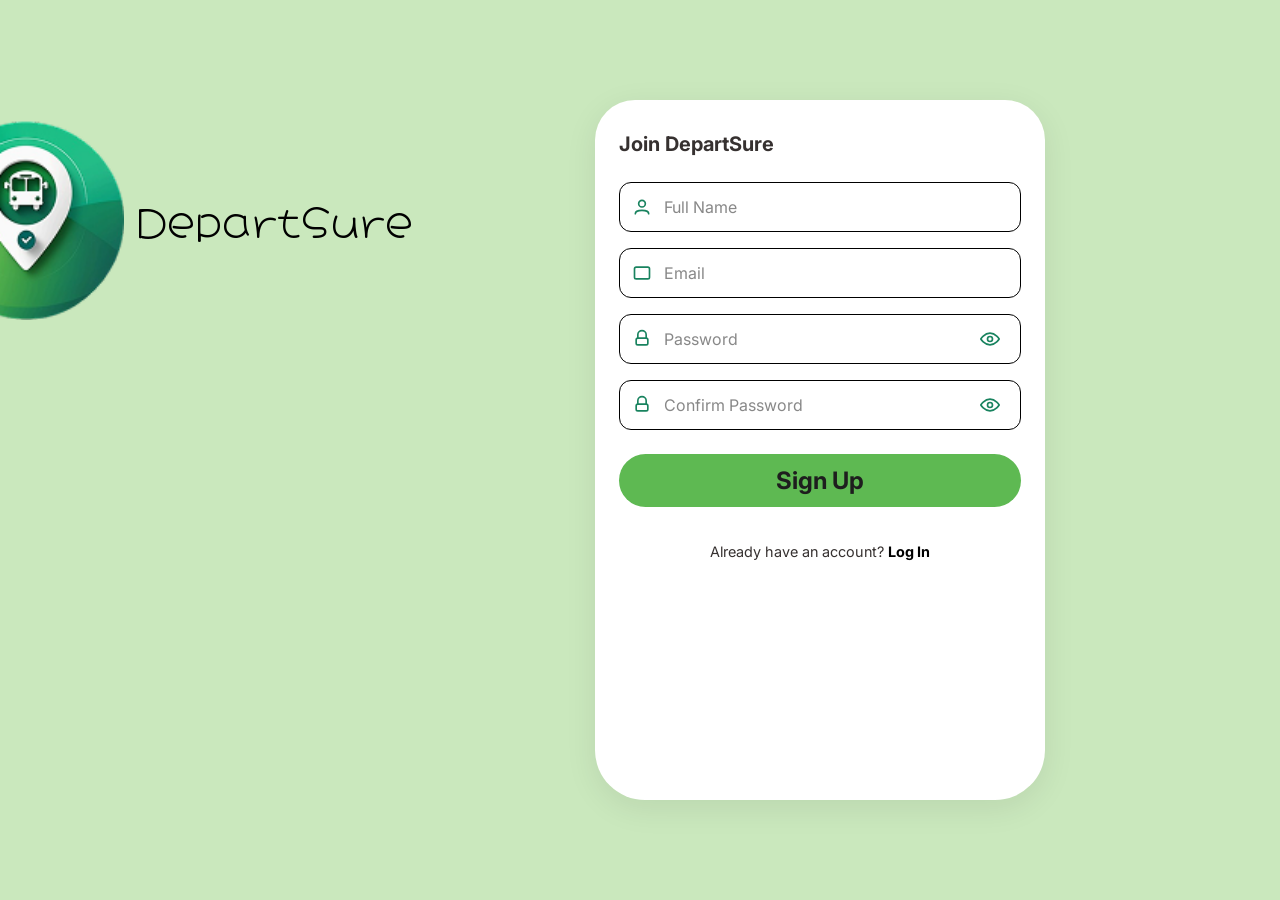
<file: index.html>
<!DOCTYPE html>
<html lang="en">
<head>
  <meta charset="UTF-8" />
  <meta name="viewport" content="width=device-width, initial-scale=1.0">
  <title>Create Account - DepartSure</title>
  <link rel="stylesheet" href="signin.css">
  <link href="https://fonts.googleapis.com/css2?family=Inter:ital,opsz,wght@0,14..32,100..900;1,14..32,100..900&display=swap" rel="stylesheet">
  <link href="https://fonts.googleapis.com/css2?family=Hachi+Maru+Pop&family=Inter:ital,opsz,wght@0,14..32,100..900;1,14..32,100..900&display=swap" rel="stylesheet">
</head>
<body>
  <div class="signup-bg">
    <div class="signup-flex">
      <div class="signup-side">
        <div class="signup-header">
          <img src="./images/logo.png" alt="Logo" class="signup-logo">
          <div class="signup-brand">
            <div class="signup-title">DepartSure</div>
          </div>
        </div>
      </div>
      <div class="signup-card">
        <h2 class="signup-heading">Join DepartSure</h2>
        <form class="signup-form">
          <div class="input-group">
            <span class="input-icon">
              <svg width="20" height="20" fill="none" stroke="#19835F" stroke-width="2" stroke-linecap="round" stroke-linejoin="round" viewBox="0 0 24 24"><circle cx="12" cy="8" r="4"/><path d="M4 20c0-4 8-4 8-4s8 0 8 4"/></svg>
            </span>
            <input type="text" placeholder="Full Name" class="signup-input">
          </div>
          <div class="input-group">
            <span class="input-icon">
              <!-- Mail icon SVG -->
              <svg width="20" height="20" fill="none" stroke="#19835F" stroke-width="2" viewBox="0 0 24 24">
                <rect x="3" y="5" width="18" height="14" rx="2">
                <path d="M3 7l9 6 9-6"/>
              </svg>
            </span>
            <input type="email" placeholder="Email" class="signup-input">
          </div>
          <div class="input-group">
            <span class="input-icon">
              <svg width="20" height="20" fill="none" stroke="#19835F" stroke-width="2" stroke-linecap="round" stroke-linejoin="round" viewBox="0 0 24 24"><rect x="5" y="11" width="14" height="8" rx="2"/><path d="M7 11V7a5 5 0 0 1 10 0v4"/></svg>
            </span>
            <input type="password" placeholder="Password" class="signup-input" id="signup-password">
            <span class="input-icon input-eye" onclick="toggleSignupPassword()">
              <svg id="eye-open" width="20" height="20" fill="none" stroke="#19835F" stroke-width="2" stroke-linecap="round" stroke-linejoin="round" viewBox="0 0 24 24"><path d="M1 12s4-7 11-7 11 7 11 7-4 7-11 7-11-7-11-7z"/><circle cx="12" cy="12" r="3"/></svg>
            </span>
          </div>
          <div class="input-group">
            <span class="input-icon">
              <svg width="20" height="20" fill="none" stroke="#19835F" stroke-width="2" stroke-linecap="round" stroke-linejoin="round" viewBox="0 0 24 24"><rect x="5" y="11" width="14" height="8" rx="2"/><path d="M7 11V7a5 5 0 0 1 10 0v4"/></svg>
            </span>
            <input type="password" placeholder="Confirm Password" class="signup-input" id="signup-confirm-password">
            <span class="input-icon input-eye" onclick="toggleSignupConfirmPassword()">
              <svg id="eye-open" width="20" height="20" fill="none" stroke="#19835F" stroke-width="2" stroke-linecap="round" stroke-linejoin="round" viewBox="0 0 24 24"><path d="M1 12s4-7 11-7 11 7 11 7-4 7-11 7-11-7-11-7z"/><circle cx="12" cy="12" r="3"/></svg>
            </span>
          </div>
          <button type="button" class="signup-btn" onclick="window.location.href='login.html'">Sign Up</button>
        </form>
        <div class="signup-login">
          Already have an account? <a href="login.html">Log In</a>
        </div>
      </div>
    </div>
  </div>
  <script>
    function toggleSignupPassword() {
      var pwd = document.getElementById('signup-password');
      pwd.type = pwd.type === 'password' ? 'text' : 'password';
    }
    function toggleSignupConfirmPassword() {
      var pwd = document.getElementById('signup-confirm-password');
      pwd.type = pwd.type === 'password' ? 'text' : 'password';
    }
  </script>
</body>
</html>
</file>
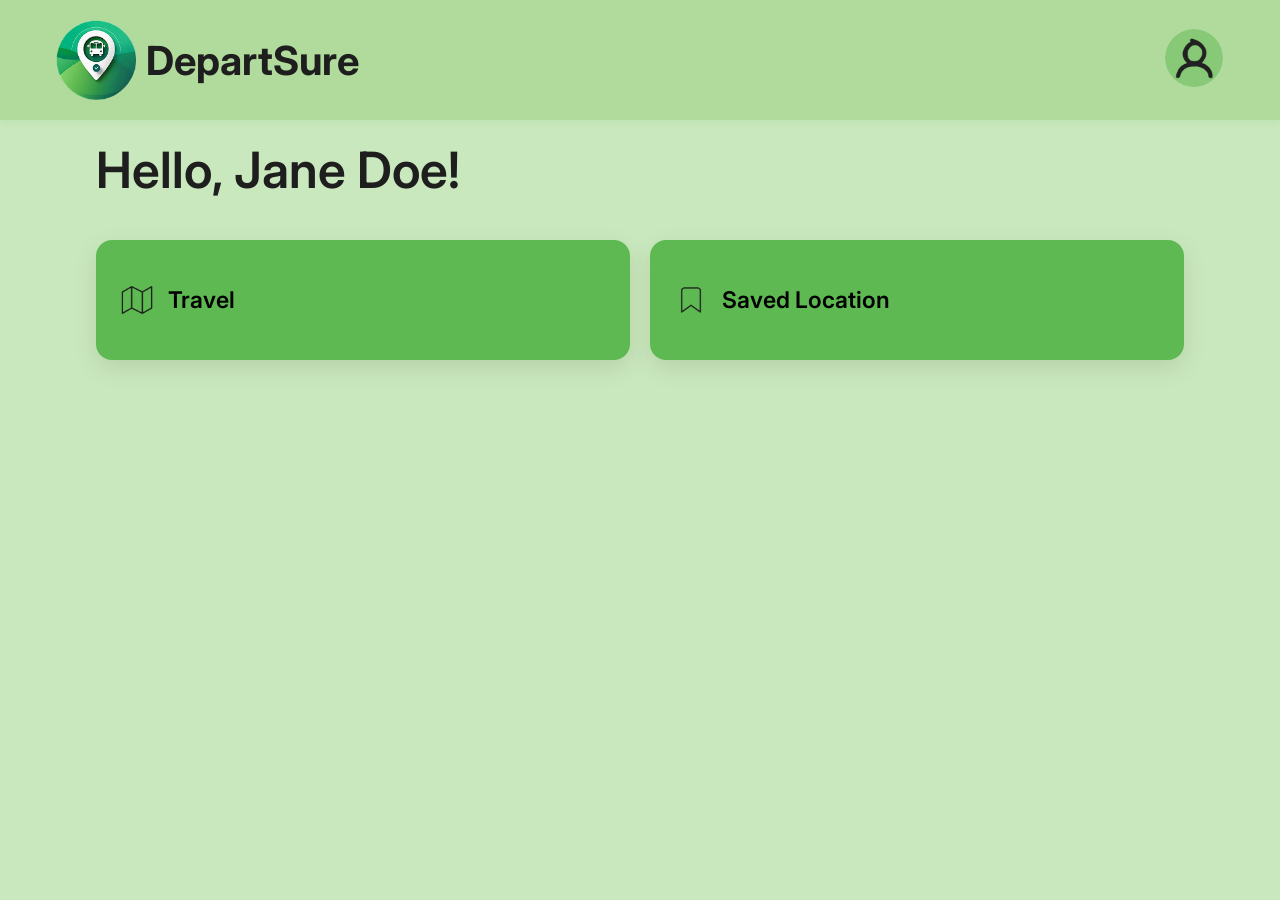
<file: home.html>
<!DOCTYPE html>
<html lang="en">
<head>
  <meta charset="UTF-8" />
  <meta name="viewport" content="width=device-width, initial-scale=1.0">
  <title>DepartSure - Home</title>
  <link rel="stylesheet" href="home.css">
  <link href="https://fonts.googleapis.com/css2?family=Inter:ital,opsz,wght@0,14..32,100..900;1,14..32,100..900&display=swap" rel="stylesheet">
</head>
<body>
  <header class="navbar">
    <div class="logo">
      <img src="./images/logo.png" alt="Logo" class="logo-img">
      <b>DepartSure</b>
    </div>
    <div class="profile-avatar" onclick="toggleProfile()">
      <img src="./images/profile.png" alt="Profile">
    </div>
  </header>
  <div class="homepage-bg">
    <main class="homepage-main">
      <div class="homepage-greeting">
        <h1>Hello, Jane Doe!</h1>
      </div>
      
        <div class="homepage-actions">
          <div class="action-card">
            <img src="./images/Map.png" alt="Travel" class="info-icon">
            <span>Travel</span>
          </div>
          <div class="action-card">
            <img src="./images/Bookmark.png" alt="Saved Location" class="info-icon">
            <span>Saved Location</span>
          </div>
        </div>
        
        <!-- Add your content here - below Saved Routes and Recent Activity -->
        <div class="content-below-actions">
          <!-- Your new content goes here -->
        </div>
      </div>
    </main>
  </div>

  <!-- Profile Overlay -->
  <div class="profile-overlay" id="profileOverlay">
    <div class="profile-card">
      <div class="profile-header">
        <div class="back-button" onclick="toggleProfile()">←</div>
        <div class="profile-title">Profile</div>
      </div>
      
      <div class="profile-info">
        <img src="./images/jane-doe.png" alt="Profile Picture" class="profile-pic" />
        <div class="profile-name">Jane Doe</div>
      </div>
      
      <ul class="profile-menu">
        <li><span class="icon"><img src="./images/email.png" alt=""></span><span class="menu-label">sethiswaifu@gmail.com</span><span class="chevron">›</span></li>
        <li><span class="icon"><img src="./images/person.png" alt=""></span><span class="menu-label">Jane Doe</span><span class="chevron">›</span></li>
        <li><span class="icon"><img src="./images/call.png" alt=""></span><span class="menu-label">+63 912 345 6789</span><span class="chevron">›</span></li>
        <li><span class="icon"><img src="./images/location.png" alt=""></span><span class="menu-label">Poblacion, Medellin, Cebu</span><span class="chevron">›</span></li>
      </ul>
    </div>
  </div>
  <!-- Logout Confirmation Dialog -->

  <script>
    function toggleProfile() {
      const overlay = document.getElementById('profileOverlay');
      overlay.classList.toggle('active');
    }

    function showLogoutConfirmation() {
      const dialog = document.getElementById('logoutDialog');
      dialog.classList.add('active');
    }

    function hideLogoutConfirmation() {
      const dialog = document.getElementById('logoutDialog');
      dialog.classList.remove('active');
    }

    function confirmLogout() {
      // Redirect to splash screen
      window.location.href = 'splash.html';
    }
  </script>
</body>
</html>
</file>
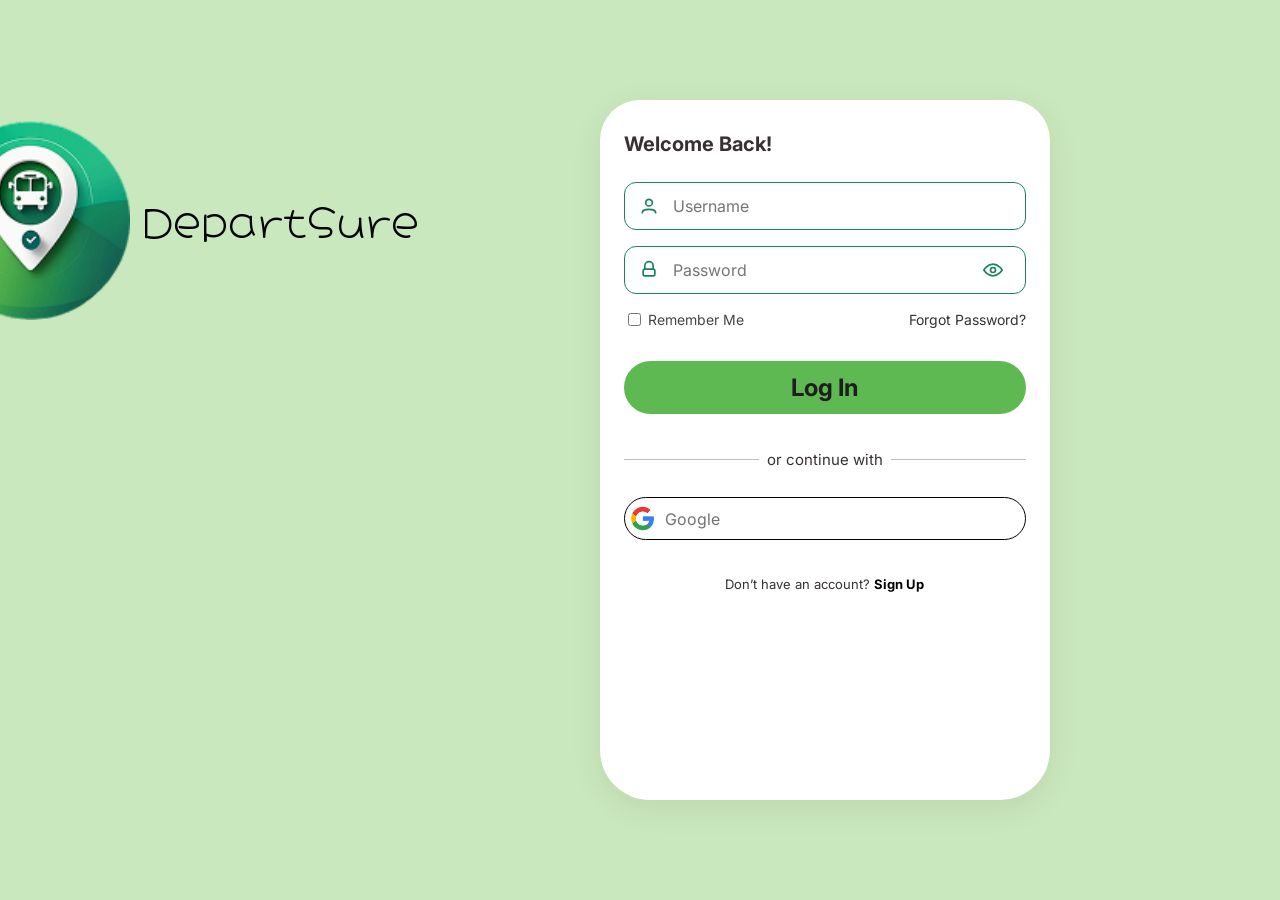
<file: login.html>
<!DOCTYPE html>
<html lang="en">
<head>
  <meta charset="UTF-8">
  <meta name="viewport" content="width=device-width, initial-scale=1.0">
  <title>Login - DepartSure</title>
  <link rel="stylesheet" href="login.css">
  <link href="https://fonts.googleapis.com/css2?family=Inter:ital,opsz,wght@0,14..32,100..900;1,14..32,100..900&display=swap" rel="stylesheet">
  <link href="https://fonts.googleapis.com/css2?family=Hachi+Maru+Pop&family=Inter:ital,opsz,wght@0,14..32,100..900;1,14..32,100..900&display=swap" rel="stylesheet">
</head>
<body>
  <div class="login-bg">
    <div class="login-flex">
      <div class="login-side">
        <div class="login-header">
          <img src="./images/logo.png" alt="Logo" class="login-logo">
          <div class="login-brand">
            <div class="login-title">DepartSure</div>
          </div>
        </div>
      </div>
      <div class="login-card">
        <h2 class="login-heading">Welcome Back!</h2>
        <form class="login-form">
          <div class="input-group">
            <span class="input-icon">
              <svg width="20" height="20" fill="none" stroke="#19835F" stroke-width="2" stroke-linecap="round" stroke-linejoin="round" viewBox="0 0 24 24"><circle cx="12" cy="8" r="4"/><path d="M4 20c0-4 8-4 8-4s8 0 8 4"/></svg>
            </span>
            <input type="text" placeholder="Username" class="login-input">
          </div>
          <div class="input-group">
            <span class="input-icon">
              <svg width="20" height="20" fill="none" stroke="#19835F" stroke-width="2" stroke-linecap="round" stroke-linejoin="round" viewBox="0 0 24 24"><rect x="5" y="11" width="14" height="8" rx="2"/><path d="M7 11V7a5 5 0 0 1 10 0v4"/></svg>
            </span>
            <input type="password" placeholder="Password" class="login-input" id="password">
            <span class="input-icon input-eye" onclick="togglePassword()">
              <svg id="eye-open" width="20" height="20" fill="none" stroke="#19835F" stroke-width="2" stroke-linecap="round" stroke-linejoin="round" viewBox="0 0 24 24"><path d="M1 12s4-7 11-7 11 7 11 7-4 7-11 7-11-7-11-7z"/><circle cx="12" cy="12" r="3"/></svg>
            </span>
          </div>
          <div class="login-options">
            <label class="remember-me"><input type="checkbox" /> Remember Me</label>
            <a href="#" class="forgot-link">Forgot Password?</a>
          </div>
          <button type="button" class="login-btn" onclick="window.location.href='home.html'">Log In</button>
        </form>
        <div class="login-or">
          <span class="divider"></span>
          <span>or continue with</span>
          <span class="divider"></span>
        </div>
        <div class="login-socials">
          <button class="login-social google">
            <span class="social-icon">
              <img src="./images/google.png" alt="Google" class="social-icon-img">
            </span>
            Google
          </button>
        </div>
        <div class="login-signup">
          Don’t have an account? <a href="signin.html">Sign Up</a>
        </div>
      </div>
    </div>
  </div>
  <script>
    function togglePassword() {
      var pwd = document.getElementById('password');
      if (pwd.type === 'password') {
        pwd.type = 'text';
      } else {
        pwd.type = 'password';
      }
    }
  </script>
</body>
</html>
</file>
<file: signin.css>
body, html {
  min-height: 100vh;
  margin: 0;
  padding: 0;
  font-family: Inter;
  background: #CAE8BD;
  overflow: hidden;
}

.signup-bg {
  min-height: 100vh;
  display: flex;
  flex-direction: column;
  align-items: center;
  justify-content: flex-start;
  background: #CAE8BD;
}

.signup-header {
  display: flex;
  flex-direction: row;
  align-items: center;
  justify-content: center;
  gap: 12px;
  margin-top: 20px;
  margin-bottom: 10px;
  width: 100%;
  max-width: 450px;
  margin-left: -10em;
}

.signup-logo {
  width: 150px;
  height: 150px;
}

.signup-brand {
  display: flex;
  flex-direction: column;
  align-items: flex-start;
  justify-content: center;
}

.signup-title {
  font-family: Hachi Maru Pop;
  font-size: 36px;
  color: #000;
  font-weight: 400;
  line-height: 31px;
  margin-bottom: 2px;
}

.signup-card {
  box-sizing: border-box;
  background: #fff;
  border-radius: 40px 40px 50px 50px;
  padding: 32px 24px 24px 24px;
  max-width: 450px;
  width: 100%;
  min-height: 700px;
  margin: auto;
  box-shadow: 0 8px 32px 0 rgba(0,0,0,0.08);
  display: flex;
  flex-direction: column;
  align-items: center;
  gap: 18px;
}

.signup-heading {
  font-family: Inter;
  font-size: 20px;
  color: #363130;
  font-weight: 700;
  margin: 0 0 8px 0;
  text-align: left;
  width: 100%;
}

.signup-form {
  display: flex;
  flex-direction: column;
  gap: 16px;
  width: 100%;
}

.input-group {
  display: flex;
  align-items: center;
  background: #fff;
  border: 1.5px solid #000;
  border-radius: 12px;
  padding: 0 12px;
  height: 48px;
  margin-bottom: 0;
}

.input-icon {
  display: flex;
  align-items: center;
  justify-content: center;
  margin-right: 8px;
  color: #000
  min-width: 24px;
}

.input-eye {
  margin-left: auto;
  cursor: pointer;
}

.signup-input {
  border: none;
  outline: none;
  font-size: 16px;
  font-family: Inter;
  color: #363130;
  flex: 1;
  height: 44px;
  padding: 0 4px;
}

.signup-form input::placeholder {
  color: #888;
}

.signup-btn {
  background: #5EB952;
  color: #1e1e1e;
  padding: 12px 0;
  border: none;
  border-radius: 30px;
  font-size: 24px;
  font-family: Inter;
  font-weight: 700;
  cursor: pointer;
  margin-top: 8px;
  width: 100%;
}
.signup-btn:hover {
  background: #b0db9c;
}

.signup-login {
  font-size: 0.9rem;
  color: #363130;
  text-align: center;
  margin-top: 18px;
  font-family: Inter;
}
.signup-login a {
  color: #000;
  text-decoration: none;
  font-weight: 700;
}

.signup-login a:hover {
  color: #43793C;
}

.signup-or {
  display: flex;
  align-items: center;
  width: 100%;
  color: #363130;
  font-size: 15px;
  margin: 18px 0 0 0;
  gap: 8px;
}
.divider {
  flex: 1;
  height: 1.5px;
  background: #bdbdbd;
  border-radius: 1px;
}
.signup-socials {
  display: flex;
  flex-direction: row;
  gap: 16px;
  width: 100%;
  justify-content: center;
  margin-top: 10px;
}
.signup-social {
  flex: 1;
  padding: 8px 0;
  border: 1.5px solid #19835F;
  border-radius: 30px;
  font-size: 15px;
  color: #363130;
  background: #fff;
  cursor: pointer;
  display: flex;
  align-items: center;
  justify-content: center;
  gap: 8px;
  font-family: Inter;
  font-weight: 700;
}
.signup-social.facebook {
  border-color: #19835F;
  color: #36313088;
}
.signup-social.google {
  border-color: #19835F;
  color: #EA4335;
}
.social-icon {
  display: flex;
  align-items: center;
  justify-content: center;
}
.signup-social span, .signup-social.google, .signup-social.facebook {
  font-family: Inter;
  font-size: 16px;
  font-weight: 400;
  color: #363130b0;
}
.signup-social {
  display: flex;
  align-items: center;
  justify-content: flex-start;
  gap: 10px;
  padding-left: 5px;
}
.signup-social .social-icon img {
  width: 25px;
  height: 25px;
}

/* media query */
@media (max-width: 500px) {
  .signup-bg {
    padding: 0;
    margin: 0;
    width: 100vw;
    min-width: 100vw;
    overflow-x: hidden;
  }
  .signup-header {
    gap: 8px;
    margin-top: 16px;
    margin-bottom: 8px;
    max-width: 98vw;
    padding-left: 8px;
  }
  .signup-card {
    width: 100%;
    max-width: 100%;
    min-width: 0;
    min-height: 400px;
    padding: 10px 0 10px 0;
    border-radius: 40px 40px 0 0;
    box-shadow: none;
    gap: 10px;
    margin: 0;
  }
  .signup-heading {
    font-size: 15px;
    margin: 0 0 4px 0;
  }
  .signup-form {
    gap: 8px;
  }
  .input-group {
    height: 32px;
    border-radius: 6px;
    padding: 0 6px;
    margin-bottom: 0;
  }
  .input-icon {
    min-width: 18px;
    margin-right: 4px;
  }
  .signup-input {
    font-size: 12px;
    height: 28px;
    padding: 0 2px;
  }
  .signup-btn {
    font-size: 15px;
    padding: 8px 0;
    border-radius: 18px;
    margin-top: 4px;
  }
  .signup-login {
    font-size: 10px;
    margin-top: 10px;
  }
  .signup-or {
    font-size: 10px;
    margin: 10px 0 0 0;
    gap: 4px;
  }
  .divider {
    height: 1px;
  }
  .signup-socials {
    flex-direction: column;
    gap: 8px;
    margin-top: 6px;
    width: 90vw;
    max-width: 320px;
  }
  .signup-social {
    width: 100%;
    font-size: 13px;
    border-radius: 18px;
    padding: 7px 0;
    justify-content: flex-start;
    gap: 10px;
  }
}

/* Layout copied from login.css for perfect parity */
.signup-flex {
  display: flex;
  flex-direction: row;
  align-items: center;
  justify-content: center;
  width: 100%;
  max-width: 1100px;
  gap: 40px;
  padding-top: 100px; /* Desktop: Add padding above the card+logo */
}

@media (max-width: 800px) {
  .signup-flex {
    padding-top: 0;
    flex-direction: column;
    gap: 0;
  }
  .signup-side {
    margin-bottom: 20px;
  }
}

.signup-side {
  display: flex;
  flex-direction: column;
  align-items: center;
  justify-content: center;
  min-width: 300px;
  max-width: 400px;
}

@media (min-width: 801px) {
  .signup-flex {
    align-items: flex-start;
  }
  .signup-side {
    align-items: flex-start;
    justify-content: flex-start;
    margin-left: 90px;
  }
  .signup-logo {
    width: 200px;
    height: 200px;
  }
  .signup-title {
    font-size: 38px;
    line-height: 48px;
  }
  .signup-subtitle {
    font-size: 18px;
    line-height: 28px;
  }
  .signup-card {
    margin-left: 75px; /* Increase this value to move the card farther right */
  }
}
</file>
<file: home.css>
@import url('https://fonts.googleapis.com/css2?family=Afacad:ital,wght@0,400..700;1,400..700&family=Poppins:ital,wght@0,100;0,200;0,300;0,400;0,500;0,600;0,700;0,800;0,900;1,100;1,200;1,300;1,400;1,500;1,600;1,700;1,800;1,900&family=Roboto:ital,wght@0,100..900;1,100..900&display=swap');
* {
  margin: 0;
  padding: 0;
  box-sizing: border-box;
}

body {
  font-family: Inter;
  background: #CAE8BD;
  min-height: 100vh;
  overflow-x: hidden;
}

.homepage-bg {
  min-height: 100vh;
  min-width: 100vw;
  background: #CAE8BD;
  padding: 0 0;
}

/* Navbar */
.navbar {
  position: fixed;
  top: 0;
  left: 0;
  right: 0;
  z-index: 1000;
  display: flex;
  justify-content: space-between;
  align-items: center;
  padding: 20px 56px;
  background: #B0DB9C;
  box-shadow: 0 2px 8px 0 rgba(67,182,102,0.10);
}

.logo {
  font-size: 40px;
  font-family: Inter;
  font-weight: 400;
  color: #1e1e1e;
  display: flex;
  align-items: center;
  gap: 10px;
}

.logo-img {
  width: 80px;
  height: 80px
}

.profile-avatar img {
  width: 60px;
  height: 60px;
  border-radius: 50%;
  border: 1px solid #B0DB9C;
  cursor: pointer;
}


/* Main Content */
.homepage-main {
  padding: 140px 56px 40px 56px;
  max-width: 1200px;
  margin: 0 auto;
}

.homepage-greeting {
  color: #1e1e1e;
  font-size: 50px;
  margin-bottom: 30px;
}

.homepage-greeting h1 {
font-family: 'Inter';
  font-size: 50px;
  font-weight: 600;
  margin-bottom: 8px;
}

.homepage-greeting p {
  font-size: 16px;
}

.homepage-card-row {
  display: flex;
  flex-direction: column;
  gap: 0;
}

.homepage-card {
  background: #F1FFF3;
  border-radius: 20px;
  padding: 80px;
  box-shadow: 0 10px 30px rgba(0, 0, 0, 0.1);
  min-height: 500px;
}

.info-row {
  display: flex;
  flex-direction: column;
  gap: 45px;
  margin-bottom: 30px;
}

.info-item {
  display: flex;
  align-items: center;
  gap: 15px;
  padding: 25px;
  background: #f8f9fa;
  border-radius: 12px;
  border: 1px solid #0C5D0C;
}

.info-icon {
  width: 24px;
  height: 24px;
}

.info-item span {
  font-weight: 500;
  color: #333;
}

.homepage-actions {
  display: flex;
  gap: 20px;
  margin-top: 40px;
  padding: 0;
}

.action-card {
  flex: 1;
  background: #5EB952;
  border-radius: 16px;
  padding: 25px;
  box-shadow: 0 8px 25px rgba(0, 0, 0, 0.1);
  display: flex;
  flex-direction: row;
  align-items: center;
  gap: 15px;
  min-height: 120px;
  justify-content: flex-start;
  cursor: pointer;
}

.action-card span {
  font-weight: 600;
  color: black;
  text-align: center;
  font-size: 23px;
}

.action-card .info-icon {
  width: 32px;
  height: 32px;
}

/* Profile Overlay */
.profile-overlay {
  position: fixed;
  top: 0;
  right: -100%;
  width: 100%;
  height: 100vh;
  background: rgba(0, 0, 0, 0.5);
  z-index: 1000;
  transition: right 0.3s instant;
  display: flex;
  justify-content: flex-end;
}

.profile-overlay.active {
  right: 0;
}

.profile-overlay .profile-card {
  width: 100%;
  max-width: 480px;
  background: #5EB952;
  display: flex;
  flex-direction: column;
  background: #B0DB9C;
}

.profile-overlay .profile-header {
  display: flex;
  justify-content: space-between;
  align-items: center;
  padding: 20px 24px;
  color: #B0DB9C;
  position: sticky;
  top: 0;
  z-index: 10;
}

.back-button {
  font-size: 27px;
  cursor: pointer;
  border-radius: 8px;
  background: #93F993;
  color: rgb(0, 0, 0);
  border: none;
  display: flex;
  align-items: center;
  justify-content: center;
  width: 56px;
  height: 37px;
}

.back-button:hover {
  background: rgba(255, 255, 255, 0.2);
}

.profile-overlay .profile-title {
  font-family: Inter;
  font-weight: 600;
  font-size: 25px;
  color: #000;
  flex: 1;
  margin-right: 60px;
  text-align: center;
}

.profile-overlay .profile-info {
  display: flex;
  flex-direction: column;
  align-items: center;
  padding: 10px 24px 24px 24px;
  background: transparent;
  border-radius: 50px 50px 0 0;
  color: #363130;
  position: relative;
  max-width: 460px;
  width: 100%;
  align-self: center;
  z-index: 1;
}

.profile-overlay .profile-info::before {
  content: '';
  position: absolute;
  top: 65px;
  left: 0;
  right: 0;
  bottom: 0;
  background: #CAE8BD;
  border-radius: 50px 50px 0 0;
  z-index: -1;
}

.profile-overlay .profile-pic {
  width: 100px;
  height: 100px;
  border-radius: 50%;
  border: 3px solid #4CAF50;
  outline: 3px solid #4CAF50;
  object-fit: cover;
  margin-bottom: 16px;
}

.profile-overlay .profile-name {
  font-family: Inter;
  font-weight: 700;
  font-size: 20px;
  color: #363130;
  text-align: center;
}

.profile-overlay .profile-role {
  font-family: Inter;
  font-size: 16px;
  color: rgba(255, 255, 255, 0.9);
  margin-bottom: 16px;
  text-align: center;
}

.profile-overlay .profile-stats {
  display: flex;
  gap: 24px;
  font-size: 14px;
  color: rgba(255, 255, 255, 0.9);
}


.profile-overlay .detail-item {
  display: flex;
  align-items: center;
  padding: 16px 0;
  border-bottom: 1px solid #f0f0f0;
}

.profile-overlay .detail-item:last-child {
  border-bottom: none;
}

.profile-overlay .detail-icon {
  font-size: 20px;
  margin-right: 16px;
  width: 24px;
  text-align: center;
}

.profile-overlay .detail-label {
  font-family: Inter;
  font-weight: 600;
  color: #363130;
  margin-right: 16px;
  min-width: 80px;
}

.profile-overlay .detail-value {
  font-family: Inter;
  color: rgba(0, 0, 0, 0.6);
  flex: 1;
}

.profile-overlay .profile-menu {
  width: 100%;
  padding: 0 24px 0 24px;
  margin: 0 20px 0 20px;
  background: #CAE8BD;
  flex: 1;
  box-shadow: 0 2px 10px rgba(0, 0, 0, 0.1);
  max-width: 460px;
  align-self: center;
}

.profile-overlay .profile-menu li {
  display: flex;
  align-items: center;
  justify-content: space-between;
  font-family: Inter;
  font-size: 18px;
  color: #363130;
  padding: 16px 0;
  margin-bottom: 8px;
  margin-right: 90px;
  background: transparent;
  cursor: pointer;
  transition: all 0.2s;
  border: none;
  border-radius: 0;
}

.profile-overlay .profile-menu li:hover {
  background: transparent;
  border: none;
  transform: none;
}

.profile-overlay .icon {
  margin-left: 25px;
  font-size: 20px;
  color: #4CAF50;
}

.profile-overlay .chevron {
  color: #363130c6;
  font-size: 30px;
  margin-right: -85px;
}

.profile-overlay .icon img {
  width: 32px;
  height: 32px;
}

.profile-overlay .menu-label {
  flex: 1;
  text-align: left;
  font-size: 18px;
  font-family: Inter;
  color: #363130;
  margin-left: 45px;
}

/* media query Design */
@media (max-width: 768px) {
  .navbar {
    padding: 15px 20px;
  }
  
  .logo {
    font-size: 24px;
  }
  
  .logo-img {
    width: 50px;
    height: 50px;
  }
  
  .nav-links {
    gap: 20px;
  }
  
  .nav-links a {
    font-size: 14px;
  }
  
  .profile-avatar img {
    width: 40px;
    height: 40px;
  }
  
  .homepage-main {
    padding: 120px 20px 20px 20px;
  }
  
  .homepage-card {
    padding: 25px;
  }
  
  .homepage-actions {
    justify-content: space-between;  }
  
  .action-card {
    min-height: 100px;
  }
  
  .action-card span {
    font-size: 16px;
  }
  
  .homepage-greeting h1 {
    font-family: Inter;
    font-size: 32px;
  }
} 

@media (max-width: 500px) {
  .profile-overlay .profile-card {
    max-width: 100vw;
  }
  
  .profile-overlay .profile-header {
    padding: 16px 20px;
  }
  
  .profile-overlay .profile-pic {
    width: 80px;
    height: 80px;
  }
  
  .profile-overlay .profile-name {
    font-size: 20px;
  }
  
  .profile-overlay .profile-role {
    font-size: 14px;
  }
  
  .profile-overlay .profile-stats {
    font-size: 12px;
    gap: 16px;
  }
  
  .profile-overlay .profile-details {
    padding: 20px;
  }
  
  .profile-overlay .detail-item {
    padding: 12px 0;
  }
  
  .profile-overlay .detail-label {
    font-size: 14px;
    min-width: 60px;
  }
  
  .profile-overlay .detail-value {
    font-size: 14px;
  }
  
  .profile-overlay .profile-menu {
    padding: 0 20px 20px 20px;
  }
  
  .profile-overlay .profile-menu li {
    font-size: 16px;
    padding: 12px 16px;
  }
} 

/* Responsive Design for Logout Dialog */
@media (max-width: 768px) {
    .logout-dialog-content {
        width: 280px;
        height: 200px;
        padding: 30px 40px;
    }
    
    .logout-message {
        font-size: 16px;
        width: 200px;
    }
    
    .logout-btn-yes,
    .logout-btn-no {
        width: 180px;
        height: 32px;
        font-size: 13px;
    }
}

@media (max-width: 500px) {
    .logout-dialog-content {
        width: 250px;
        height: 180px;
        padding: 25px 30px;
    }
    
    .logout-message {
        font-size: 15px;
        width: 180px;
    }
    
    .logout-btn-yes,
    .logout-btn-no {
        width: 160px;
        height: 30px;
        font-size: 12px;
    }
}
</file>
<file: login.css>
*, *::before, *::after {
  box-sizing: border-box;
}
body, html {
  min-height: 100vh;
  margin: 0;
  padding: 0;
  font-family: Inter;
  background: #CAE8BD;
  overflow: hidden;
}

.login-bg {
  display: flex;
  flex-direction: column;
  align-items: center;
  justify-content: flex-start;
  min-height: 100vh;
  min-width: 100vw;
  background: #CAE8BD;
  padding: 0 0;
}

.login-card {
  background: #fff;
  border-radius: 40px 40px 50px 50px;
  padding: 32px 24px 24px 24px;
  max-width: 450px;
  width: 100%;
  margin: 0 auto;
  box-shadow: 0 8px 32px 0 rgba(0,0,0,0.08);
  display: flex;
  flex-direction: column;
  align-items: center;
  gap: 18px;
  min-height: 700px;
}

.login-header {
  display: flex;
  flex-direction: row;
  align-items: center;
  justify-content: center;
  gap: 12px;
  margin-top: 20px;
  margin-bottom: 10px;
  margin-left: -10em;
}

.login-logo {
  width: 150px;
  height: 150px;
}

.login-brand {
  display: flex;
  flex-direction: column;
  align-items: flex-start;
  justify-content: center;
}

.login-title {
  font-family: Hachi Maru Pop;
  font-size: 36px;
  color: #000;
  font-weight: 400;
  line-height: 31px;
  margin-bottom: 2px;
}

.login-heading {
  font-family: Inter;
  font-size: 20px;
  color: #363130;
  font-weight: 700;
  margin: 0 0 8px 0;
  text-align: left;
  width: 100%;
}

.login-form {
  display: flex;
  flex-direction: column;
  gap: 16px;
  width: 100%;
}

.input-group {
  display: flex;
  align-items: center;
  background: #fff;
  border: 1.5px solid #19835F;
  border-radius: 12px;
  padding: 12px 12px 12px 12px;
  height: 48px;
  margin-bottom: 0;
}

.input-icon {
  display: flex;
  align-items: center;
  justify-content: center;
  margin-right: 8px;
  color: #19835F;
  min-width: 24px;
}

.input-eye {
  margin-left: auto;
  cursor: pointer;
}

.login-input {
  border: none;
  outline: none;
  font-size: 16px;
  font-family: Inter;
  color: #363130;
  height: 44px;
  padding: 0 4px;
}

.login-options {
  display: flex;
  flex-direction: row;
  justify-content: space-between;
  align-items: center;
  font-size: 14px;
  color: #454545;
  margin-bottom: 8px;
  width: 100%;
}

.remember-me {
  display: flex;
  align-items: center;
  gap: 4px;
}

.forgot-link {
  color: #363130;
  text-decoration: none;
  font-size: 14px;
}

.login-btn {
  width: 100%;
  padding: 12px 0;
  background: #5EB952;
  color: #1e1e1e;
  border: none;
  border-radius: 30px;
  font-size: 24px;
  font-family: Inter;
  font-weight: 700;
  cursor: pointer;
  margin-top: 8px;
}
.login-btn:hover {
  background: #b0db9c;
}

.login-or {
  display: flex;
  align-items: center;
  width: 100%;
  color: #363130;
  font-size: 15px;
  margin: 18px 0 0 0;
  gap: 8px;
}
.divider {
  flex: 1;
  height: 1.5px;
  background: #bdbdbd;
  border-radius: 1px;
}

.login-socials {
  display: flex;
  flex-direction: row;
  gap: 16px;
  width: 100%;
  justify-content: center;
  margin-top: 10px;
}

.login-social {
  flex: 1;
  padding: 8px 0;
  border: 1.5px solid #19835F;
  border-radius: 30px;
  font-size: 15px;
  color: #363130;
  background: #fff;
  cursor: pointer;
  display: flex;
  align-items: center;
  justify-content: center;
  gap: 8px;
  font-family: Inter;
  font-weight: 700;
}

.login-social.google {
  border-color: #000;
  color: #EA4335;
}
.social-icon {
  display: flex;
  align-items: center;
  justify-content: center;
}

.login-signup {
  text-align: center;
  color: #363130;
  font-family: Inter;
  font-size: 13px;
  margin-top: 18px;
}

.login-signup a {
  color: #000;
  text-decoration: none;
  font-weight: 700;
}

.login-signup a:hover {
  color: #43793C;
}

.login-social span, .login-social.google, .login-social.facebook {
  font-family: Inter;
  font-size: 16px;
  font-weight: 400;
  color: #363130b0;
}

.login-social {
  display: flex;
  align-items: center;
  justify-content: flex-start;
  gap: 10px;
  padding-left: 5px;
}

.login-social .social-icon img {
  width: 25px;
  height: 25px;
}

.login-flex {
  display: flex;
  flex-direction: row;
  align-items: center;
  justify-content: center;
  width: 100%;
  max-width: 1100px;
  gap: 40px;
  padding-top: 100px;
}

@media (max-width: 800px) {
  .login-flex {
    padding-top: 0;
    flex-direction: column;
    gap: 0;
  }
  .login-side {
    margin-bottom: 20px;
  }
}

.login-side {
  display: flex;
  flex-direction: column;
  align-items: center;
  justify-content: center;
  min-width: 300px;
  max-width: 400px;
}

@media (min-width: 801px) {
  .login-flex {
    align-items: flex-start;
  }
  .login-side {
    align-items: flex-start;
    justify-content: flex-start;
  }
  .login-logo {
    width: 200px;
    height: 200px;
  }
  .login-title {
    font-size: 38px;
    line-height: 48px;
  }
  .login-subtitle {
    font-size: 18px;
    line-height: 28px;
  }
}
</file>
